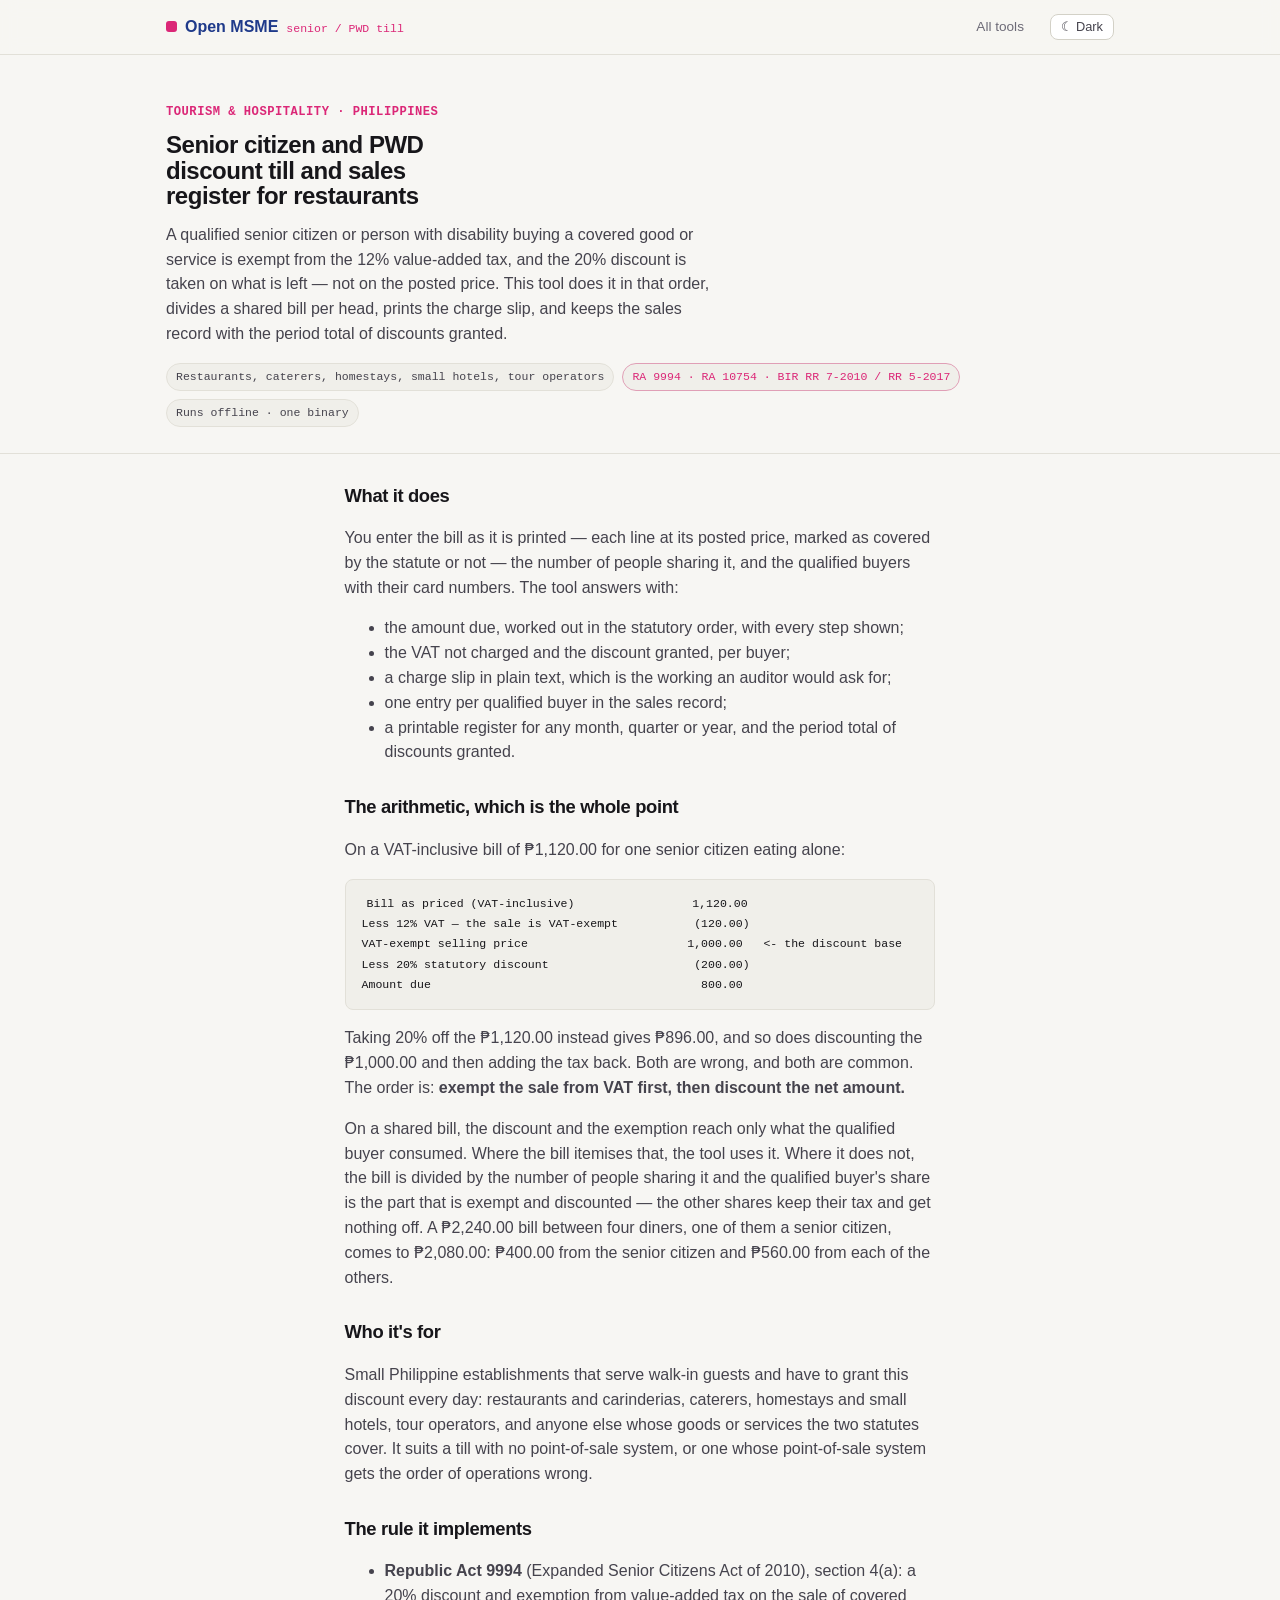
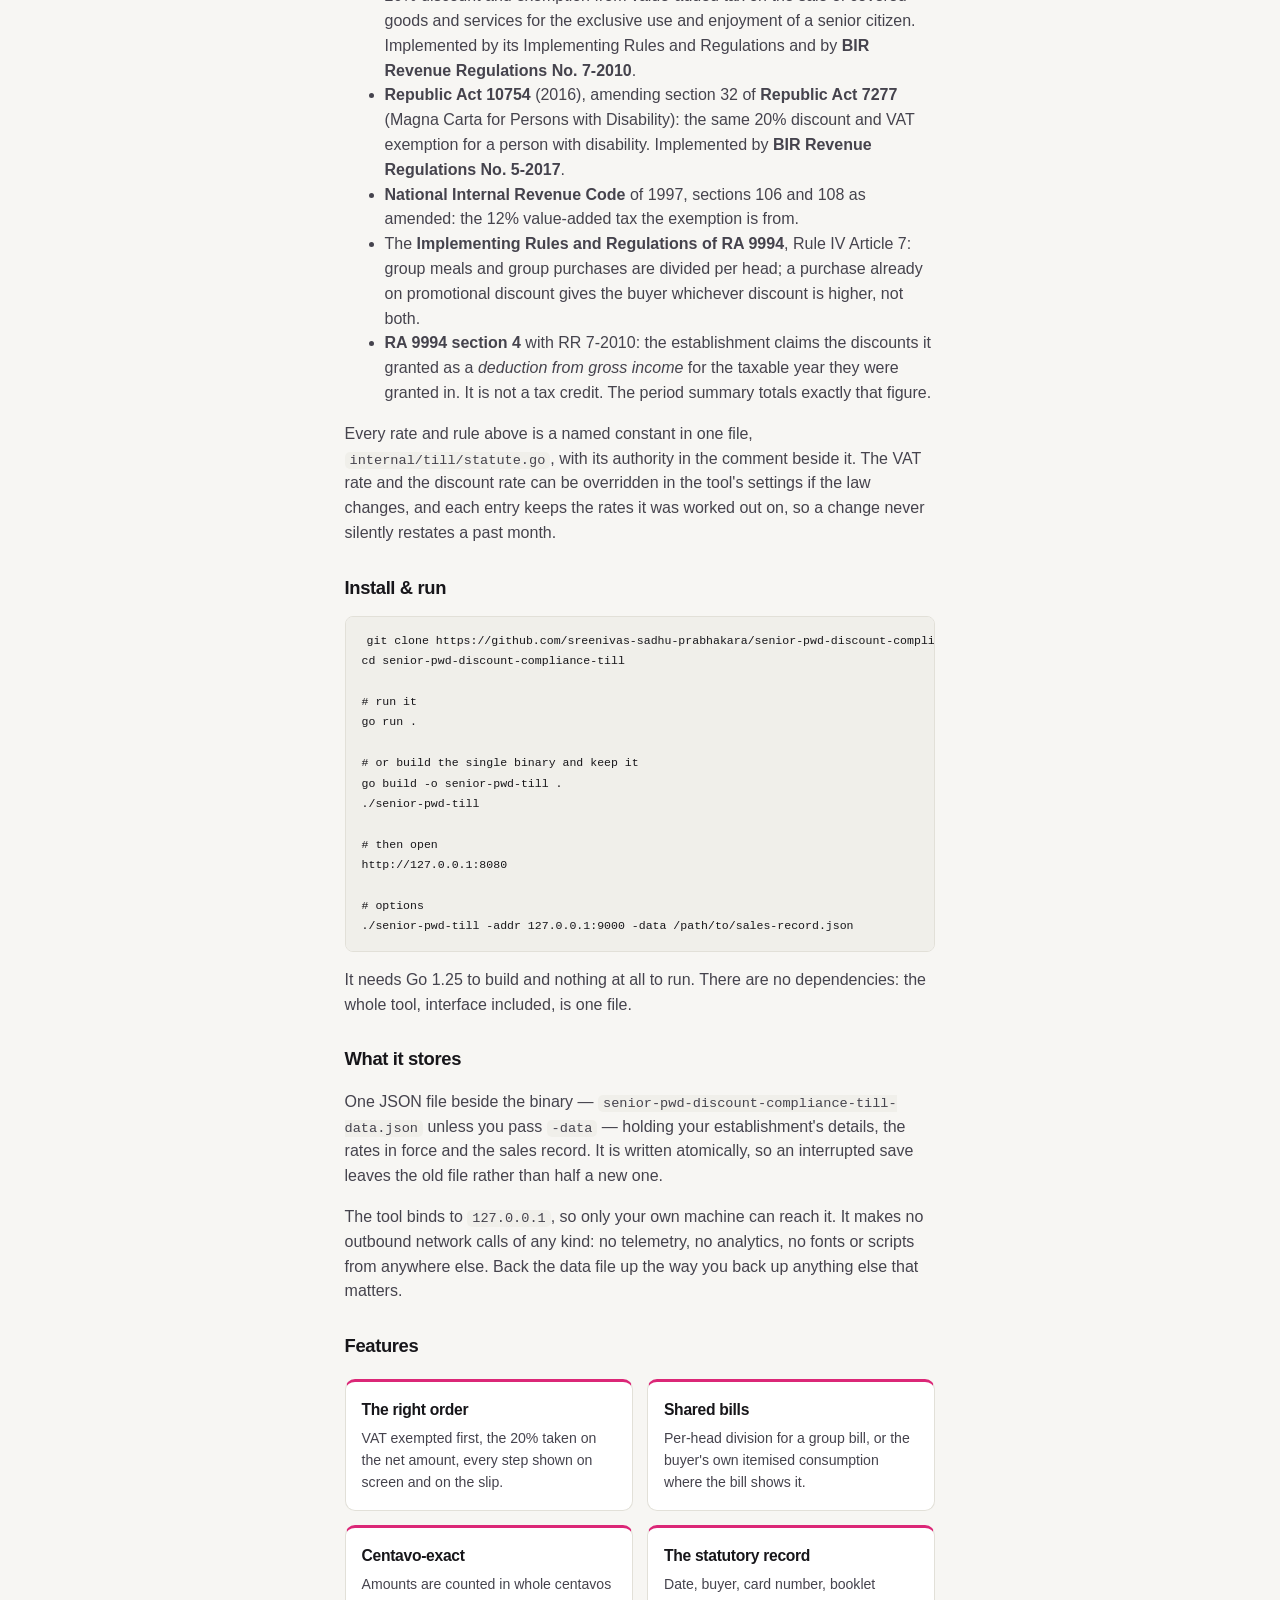
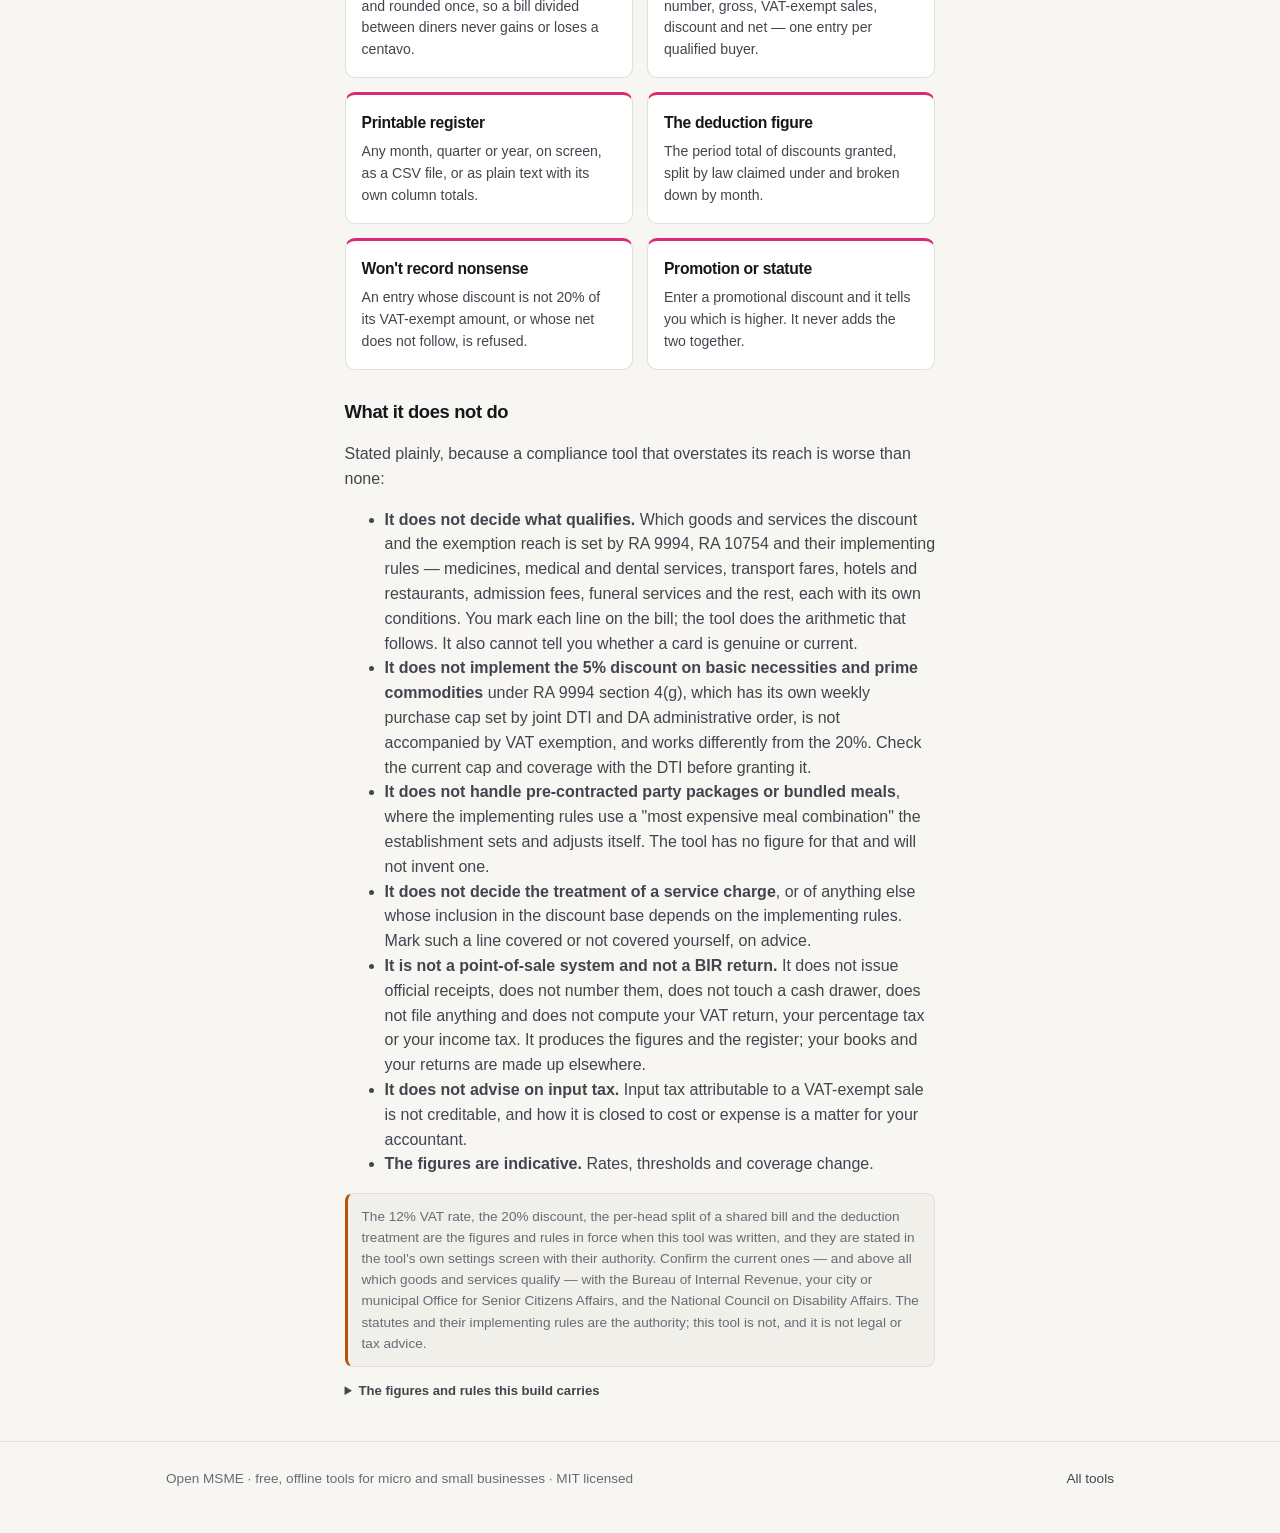
<file: docs/index.html>
<!doctype html>
<html lang="en">
<head>
  <meta charset="utf-8">
  <meta name="viewport" content="width=device-width, initial-scale=1">
  <meta http-equiv="Content-Security-Policy" content="default-src 'self'; base-uri 'self'; img-src 'self' data:; style-src 'self'; script-src 'self'; font-src 'self'; form-action 'self'">
  <title>Senior citizen and PWD discount till and sales register · Open MSME</title>
  <meta name="description" content="A free single-binary tool for Philippine establishments: work out the 20% senior citizen and PWD discount on the amount net of 12% VAT, in the order BIR requires, split a shared bill per head, and keep the statutory sales record with period totals of the discounts granted.">
  <meta name="color-scheme" content="light dark">
  <meta property="og:title" content="Senior citizen and PWD discount till and sales register · Open MSME">
  <meta property="og:description" content="VAT off first, then 20% — the order the regulations require. Keeps the statutory sales record and totals the discounts granted. One offline binary; your data stays on your machine.">
  <meta property="og:type" content="website">
  <link rel="icon" href="assets/favicon.svg" type="image/svg+xml">
  <link rel="stylesheet" href="assets/style.css">
  <link rel="stylesheet" href="assets/accent.css">
  <script src="assets/theme-init.js"></script>
</head>
<body>
  <header class="topbar">
    <div class="wrap">
      <a class="brand" href="https://sreenivas-sadhu-prabhakara.github.io/openmsme/">
        <span class="dot"></span><b>Open MSME</b><span class="tag">senior / PWD till</span>
      </a>
      <span class="sp"></span>
      <a class="home" href="https://sreenivas-sadhu-prabhakara.github.io/openmsme/">All tools</a>
      <button class="themer" data-themer type="button">Theme</button>
    </div>
  </header>

  <main>
    <section class="hero">
      <div class="wrap">
        <div class="eyebrow">Tourism &amp; hospitality · Philippines</div>
        <h1>Senior citizen and PWD discount till and sales register for restaurants</h1>
        <p class="lede">A qualified senior citizen or person with disability buying a covered good or service is exempt from the 12% value-added tax, and the 20% discount is taken on what is left — not on the posted price. This tool does it in that order, divides a shared bill per head, prints the charge slip, and keeps the sales record with the period total of discounts granted.</p>
        <div class="who">
          <span class="pill">Restaurants, caterers, homestays, small hotels, tour operators</span>
          <span class="pill reg">RA 9994 · RA 10754 · BIR RR 7-2010 / RR 5-2017</span>
          <span class="pill">Runs offline · one binary</span>
        </div>
      </div>
    </section>

    <div class="wrap prose">
      <h2>What it does</h2>
      <p>You enter the bill as it is printed — each line at its posted price, marked as covered by the statute or not — the number of people sharing it, and the qualified buyers with their card numbers. The tool answers with:</p>
      <ul>
        <li>the amount due, worked out in the statutory order, with every step shown;</li>
        <li>the VAT not charged and the discount granted, per buyer;</li>
        <li>a charge slip in plain text, which is the working an auditor would ask for;</li>
        <li>one entry per qualified buyer in the sales record;</li>
        <li>a printable register for any month, quarter or year, and the period total of discounts granted.</li>
      </ul>

      <h2>The arithmetic, which is the whole point</h2>
      <p>On a VAT-inclusive bill of ₱1,120.00 for one senior citizen eating alone:</p>
      <pre><code>Bill as priced (VAT-inclusive)                 1,120.00
Less 12% VAT — the sale is VAT-exempt           (120.00)
VAT-exempt selling price                       1,000.00   &lt;- the discount base
Less 20% statutory discount                     (200.00)
Amount due                                       800.00</code></pre>
      <p>Taking 20% off the ₱1,120.00 instead gives ₱896.00, and so does discounting the ₱1,000.00 and then adding the tax back. Both are wrong, and both are common. The order is: <strong>exempt the sale from VAT first, then discount the net amount.</strong></p>
      <p>On a shared bill, the discount and the exemption reach only what the qualified buyer consumed. Where the bill itemises that, the tool uses it. Where it does not, the bill is divided by the number of people sharing it and the qualified buyer's share is the part that is exempt and discounted — the other shares keep their tax and get nothing off. A ₱2,240.00 bill between four diners, one of them a senior citizen, comes to ₱2,080.00: ₱400.00 from the senior citizen and ₱560.00 from each of the others.</p>

      <h2>Who it's for</h2>
      <p>Small Philippine establishments that serve walk-in guests and have to grant this discount every day: restaurants and carinderias, caterers, homestays and small hotels, tour operators, and anyone else whose goods or services the two statutes cover. It suits a till with no point-of-sale system, or one whose point-of-sale system gets the order of operations wrong.</p>

      <h2>The rule it implements</h2>
      <ul>
        <li><strong>Republic Act 9994</strong> (Expanded Senior Citizens Act of 2010), section 4(a): a 20% discount and exemption from value-added tax on the sale of covered goods and services for the exclusive use and enjoyment of a senior citizen. Implemented by its Implementing Rules and Regulations and by <strong>BIR Revenue Regulations No. 7-2010</strong>.</li>
        <li><strong>Republic Act 10754</strong> (2016), amending section 32 of <strong>Republic Act 7277</strong> (Magna Carta for Persons with Disability): the same 20% discount and VAT exemption for a person with disability. Implemented by <strong>BIR Revenue Regulations No. 5-2017</strong>.</li>
        <li><strong>National Internal Revenue Code</strong> of 1997, sections 106 and 108 as amended: the 12% value-added tax the exemption is from.</li>
        <li>The <strong>Implementing Rules and Regulations of RA 9994</strong>, Rule IV Article 7: group meals and group purchases are divided per head; a purchase already on promotional discount gives the buyer whichever discount is higher, not both.</li>
        <li><strong>RA 9994 section 4</strong> with RR 7-2010: the establishment claims the discounts it granted as a <em>deduction from gross income</em> for the taxable year they were granted in. It is not a tax credit. The period summary totals exactly that figure.</li>
      </ul>
      <p>Every rate and rule above is a named constant in one file, <code>internal/till/statute.go</code>, with its authority in the comment beside it. The VAT rate and the discount rate can be overridden in the tool's settings if the law changes, and each entry keeps the rates it was worked out on, so a change never silently restates a past month.</p>

      <h2>Install &amp; run</h2>
      <pre><code>git clone https://github.com/sreenivas-sadhu-prabhakara/senior-pwd-discount-compliance-till.git
cd senior-pwd-discount-compliance-till

# run it
go run .

# or build the single binary and keep it
go build -o senior-pwd-till .
./senior-pwd-till

# then open
http://127.0.0.1:8080

# options
./senior-pwd-till -addr 127.0.0.1:9000 -data /path/to/sales-record.json</code></pre>
      <p>It needs Go 1.25 to build and nothing at all to run. There are no dependencies: the whole tool, interface included, is one file.</p>

      <h2>What it stores</h2>
      <p>One JSON file beside the binary — <code>senior-pwd-discount-compliance-till-data.json</code> unless you pass <code>-data</code> — holding your establishment's details, the rates in force and the sales record. It is written atomically, so an interrupted save leaves the old file rather than half a new one.</p>
      <p>The tool binds to <code>127.0.0.1</code>, so only your own machine can reach it. It makes no outbound network calls of any kind: no telemetry, no analytics, no fonts or scripts from anywhere else. Back the data file up the way you back up anything else that matters.</p>

      <h2>Features</h2>
      <div class="featgrid">
        <div class="feat">
          <h3>The right order</h3>
          <p>VAT exempted first, the 20% taken on the net amount, every step shown on screen and on the slip.</p>
        </div>
        <div class="feat">
          <h3>Shared bills</h3>
          <p>Per-head division for a group bill, or the buyer's own itemised consumption where the bill shows it.</p>
        </div>
        <div class="feat">
          <h3>Centavo-exact</h3>
          <p>Amounts are counted in whole centavos and rounded once, so a bill divided between diners never gains or loses a centavo.</p>
        </div>
        <div class="feat">
          <h3>The statutory record</h3>
          <p>Date, buyer, card number, booklet number, gross, VAT-exempt sales, discount and net — one entry per qualified buyer.</p>
        </div>
        <div class="feat">
          <h3>Printable register</h3>
          <p>Any month, quarter or year, on screen, as a CSV file, or as plain text with its own column totals.</p>
        </div>
        <div class="feat">
          <h3>The deduction figure</h3>
          <p>The period total of discounts granted, split by law claimed under and broken down by month.</p>
        </div>
        <div class="feat">
          <h3>Won't record nonsense</h3>
          <p>An entry whose discount is not 20% of its VAT-exempt amount, or whose net does not follow, is refused.</p>
        </div>
        <div class="feat">
          <h3>Promotion or statute</h3>
          <p>Enter a promotional discount and it tells you which is higher. It never adds the two together.</p>
        </div>
      </div>

      <h2>What it does not do</h2>
      <p>Stated plainly, because a compliance tool that overstates its reach is worse than none:</p>
      <ul>
        <li><strong>It does not decide what qualifies.</strong> Which goods and services the discount and the exemption reach is set by RA 9994, RA 10754 and their implementing rules — medicines, medical and dental services, transport fares, hotels and restaurants, admission fees, funeral services and the rest, each with its own conditions. You mark each line on the bill; the tool does the arithmetic that follows. It also cannot tell you whether a card is genuine or current.</li>
        <li><strong>It does not implement the 5% discount on basic necessities and prime commodities</strong> under RA 9994 section 4(g), which has its own weekly purchase cap set by joint DTI and DA administrative order, is not accompanied by VAT exemption, and works differently from the 20%. Check the current cap and coverage with the DTI before granting it.</li>
        <li><strong>It does not handle pre-contracted party packages or bundled meals</strong>, where the implementing rules use a "most expensive meal combination" the establishment sets and adjusts itself. The tool has no figure for that and will not invent one.</li>
        <li><strong>It does not decide the treatment of a service charge</strong>, or of anything else whose inclusion in the discount base depends on the implementing rules. Mark such a line covered or not covered yourself, on advice.</li>
        <li><strong>It is not a point-of-sale system and not a BIR return.</strong> It does not issue official receipts, does not number them, does not touch a cash drawer, does not file anything and does not compute your VAT return, your percentage tax or your income tax. It produces the figures and the register; your books and your returns are made up elsewhere.</li>
        <li><strong>It does not advise on input tax.</strong> Input tax attributable to a VAT-exempt sale is not creditable, and how it is closed to cost or expense is a matter for your accountant.</li>
        <li><strong>The figures are indicative.</strong> Rates, thresholds and coverage change.</li>
      </ul>

      <div class="note">
        The 12% VAT rate, the 20% discount, the per-head split of a shared bill and the deduction treatment are the figures and rules in force when this tool was written, and they are stated in the tool's own settings screen with their authority. Confirm the current ones — and above all which goods and services qualify — with the Bureau of Internal Revenue, your city or municipal Office for Senior Citizens Affairs, and the National Council on Disability Affairs. The statutes and their implementing rules are the authority; this tool is not, and it is not legal or tax advice.
      </div>

      <details class="assumptions">
        <summary>The figures and rules this build carries</summary>
        <ul>
          <li>Value-added tax rate: <strong>12%</strong> — NIRC sections 106 and 108, as amended. Overridable in settings.</li>
          <li>Statutory discount: <strong>20%</strong> — RA 9994 section 4(a); RA 10754 amending RA 7277 section 32. Overridable in settings.</li>
          <li>Order of operations: <strong>exempt from VAT first, discount the VAT-exclusive amount</strong> — BIR RR 7-2010 section 6; RR 5-2017.</li>
          <li>Shared bill: <strong>one equal share per person</strong>, only the qualified buyers' shares exempt and discounted — IRR of RA 9994, Rule IV Article 7.</li>
          <li>Discounts per buyer per transaction: <strong>one</strong> — a buyer qualifying under both laws claims it once.</li>
          <li>Promotional discount: <strong>an alternative to the statutory one</strong>, whichever is higher — IRR of RA 9994, Rule IV Article 7.</li>
          <li>Discounts granted: <strong>a deduction from gross income</strong> for the taxable year granted, not a tax credit — RA 9994 section 4 with RR 7-2010.</li>
          <li>Rounding: amounts are held in whole centavos; a half centavo rounds away from zero. The regulations do not prescribe a rounding rule, so this is ordinary commercial rounding, applied once per step.</li>
          <li>Not statutory, and only there to catch a mistyped figure: a line is capped at ₱100,000,000.00 and a shared bill at 500 people.</li>
        </ul>
      </details>
    </div>
  </main>

  <footer class="foot">
    <div class="wrap">
      <span>Open MSME · free, offline tools for micro and small businesses · MIT licensed</span>
      <a href="https://sreenivas-sadhu-prabhakara.github.io/openmsme/">All tools</a>
    </div>
  </footer>

  <script src="assets/ui.js"></script>
</body>
</html>
</file>
<file: docs/assets/style.css>
/* Open MSME tool kit — shared design system for single-tool apps. No deps. Light + dark. */

:root {
  color-scheme: light dark;
  --bg:#f7f6f3; --surface:#fff; --surface-2:#f0efea; --ink:#17161a; --ink-2:#45434d; --ink-3:#6c6a76;
  --line:#e2e0d8; --line-2:#d3d1c7; --accent:#1f3a8a; --accent-ink:#fff; --ok:#15803d; --warn:#b45309; --bad:#b91c1c;
  --mono: ui-monospace,"SF Mono","SFMono-Regular",Menlo,Consolas,monospace;
  --sans: -apple-system,BlinkMacSystemFont,"Segoe UI",Roboto,Helvetica,Arial,system-ui,sans-serif;
  --maxw:980px; --radius:10px; --shadow:0 1px 2px rgba(20,18,26,.05),0 6px 20px rgba(20,18,26,.05);
  --tool:#1f3a8a; /* per-tool accent, override in page */
}
@media (prefers-color-scheme: dark){ :root:not([data-theme="light"]){
  --bg:#121116; --surface:#1a191f; --surface-2:#222027; --ink:#f3f1ef; --ink-2:#c3c0cb; --ink-3:#918e9c;
  --line:#2c2a33; --line-2:#39363f; --accent:#93b0ff; --accent-ink:#10131f; --ok:#57c98a; --warn:#f0a35a; --bad:#f28b82;
  --shadow:0 1px 2px rgba(0,0,0,.3),0 8px 28px rgba(0,0,0,.35);
}}
:root[data-theme="dark"]{
  --bg:#121116; --surface:#1a191f; --surface-2:#222027; --ink:#f3f1ef; --ink-2:#c3c0cb; --ink-3:#918e9c;
  --line:#2c2a33; --line-2:#39363f; --accent:#93b0ff; --accent-ink:#10131f; --ok:#57c98a; --warn:#f0a35a; --bad:#f28b82;
  --shadow:0 1px 2px rgba(0,0,0,.3),0 8px 28px rgba(0,0,0,.35);
}

* { box-sizing:border-box; }
html { -webkit-text-size-adjust:100%; }
body { margin:0; background:var(--bg); color:var(--ink); font-family:var(--sans); font-size:16px; line-height:1.55; -webkit-font-smoothing:antialiased; }
.wrap { max-width:var(--maxw); margin:0 auto; padding:0 16px; }
a { color:var(--accent); text-decoration:none; }
a:hover { text-decoration:underline; text-underline-offset:3px; }
h1,h2,h3 { letter-spacing:-.02em; }

/* top bar */
.topbar { position:sticky; top:0; z-index:20; background:color-mix(in srgb,var(--bg) 86%,transparent); backdrop-filter:saturate(140%) blur(8px); border-bottom:1px solid var(--line); }
.topbar .wrap { display:flex; align-items:center; gap:14px; height:54px; }
.brand { display:flex; align-items:baseline; gap:8px; font-weight:700; }
.brand .dot { width:11px; height:11px; border-radius:3px; background:var(--tool); display:inline-block; }
.brand .tag { font-family:var(--mono); font-size:.72rem; color:var(--ink-3); font-weight:500; }
.topbar .sp { margin-left:auto; }
.topbar a.home { font-size:.85rem; color:var(--ink-3); }
.topbar a.home:hover { color:var(--ink); }
.themer { font:inherit; font-size:.8rem; cursor:pointer; border:1px solid var(--line-2); background:var(--surface); color:var(--ink-2); border-radius:8px; padding:6px 10px; line-height:1; margin-left:12px; }
.themer:hover { color:var(--ink); border-color:var(--ink-3); }

/* hero / explainer */
.hero { padding:48px 0 26px; border-bottom:1px solid var(--line); }
.hero .eyebrow { font-family:var(--mono); font-size:.76rem; font-weight:600; letter-spacing:.04em; color:var(--tool); text-transform:uppercase; }
.hero h1 { margin:10px 0 14px; font-size:clamp(1.8rem,1.2rem+2.6vw,2.7rem); line-height:1.07; font-weight:800; max-width:20ch; }
.hero .lede { margin:0; font-size:clamp(1rem,.95rem+.4vw,1.15rem); color:var(--ink-2); max-width:62ch; }
.hero .who { margin-top:16px; display:flex; gap:8px; flex-wrap:wrap; }
.pill { font-family:var(--mono); font-size:.72rem; padding:4px 9px; border-radius:999px; background:var(--surface-2); color:var(--ink-2); border:1px solid var(--line); }
.pill.reg { color:var(--tool); border-color:color-mix(in srgb,var(--tool) 35%,var(--line)); }

/* layout */
.cols { display:grid; grid-template-columns:1fr; gap:22px; padding:28px 0; }
@media (min-width:860px){ .cols.calc { grid-template-columns:1.1fr .9fr; align-items:start; } }

section.card { background:var(--surface); border:1px solid var(--line); border-radius:var(--radius); padding:20px; }
section.card h2 { margin:0 0 14px; font-size:1.1rem; }
.sticky { position:sticky; top:70px; }

/* form */
.field { margin:0 0 14px; }
.field > label { display:block; font-size:.85rem; font-weight:600; color:var(--ink-2); margin-bottom:5px; }
.field .hint { font-weight:400; color:var(--ink-3); font-size:.78rem; }
.inp { position:relative; display:flex; align-items:center; }
.inp .pre, .inp .suf { position:absolute; font-family:var(--mono); font-size:.82rem; color:var(--ink-3); pointer-events:none; }
.inp .pre { left:12px; } .inp .suf { right:12px; }
input[type=number], input[type=text], select {
  width:100%; font:inherit; font-size:.95rem; padding:11px 13px; border-radius:9px;
  border:1px solid var(--line-2); background:var(--surface); color:var(--ink); appearance:none;
}
.inp.has-pre input { padding-left:28px; } .inp.has-suf input { padding-right:40px; }
input:focus, select:focus { outline:2px solid var(--tool); outline-offset:1px; border-color:var(--tool); }
.row2 { display:grid; grid-template-columns:1fr 1fr; gap:12px; }
.seg { display:flex; gap:6px; flex-wrap:wrap; }
.seg button { font:inherit; font-size:.82rem; cursor:pointer; padding:8px 12px; border-radius:8px; border:1px solid var(--line-2); background:var(--surface); color:var(--ink-2); }
.seg button[aria-pressed=true] { background:var(--tool); color:#fff; border-color:var(--tool); }

/* results */
.result-primary { background:color-mix(in srgb,var(--tool) 8%,var(--surface)); border:1px solid color-mix(in srgb,var(--tool) 30%,var(--line)); border-radius:var(--radius); padding:18px 20px; margin-bottom:16px; }
.result-primary .k { font-size:.8rem; color:var(--ink-3); }
.result-primary .v { font-size:2rem; font-weight:800; letter-spacing:-.02em; font-variant-numeric:tabular-nums; color:var(--tool); }
.result-primary .sub { font-size:.85rem; color:var(--ink-2); margin-top:3px; }
.breakdown { width:100%; border-collapse:collapse; font-size:.9rem; }
.breakdown th, .breakdown td { text-align:left; padding:8px 4px; border-bottom:1px solid var(--line); }
.breakdown td.num, .breakdown th.num { text-align:right; font-family:var(--mono); font-variant-numeric:tabular-nums; }
.breakdown tr.total td { font-weight:700; border-top:2px solid var(--line-2); border-bottom:none; }
.breakdown tr.sub td { color:var(--ink-2); }
.breakdown .neg { color:var(--bad); }

.btnrow { display:flex; gap:10px; flex-wrap:wrap; margin-top:16px; }
.btn { font:inherit; font-size:.9rem; font-weight:600; cursor:pointer; padding:10px 16px; border-radius:9px; border:1px solid transparent; }
.btn.primary { background:var(--tool); color:#fff; }
.btn.ghost { background:var(--surface); border-color:var(--line-2); color:var(--ink); }
.btn:hover { filter:brightness(1.05); }

/* prose / notes */
.prose { max-width:70ch; }
.prose h2 { font-size:1.15rem; margin:28px 0 8px; }
.prose p, .prose li { color:var(--ink-2); }
.prose code { font-family:var(--mono); font-size:.85em; background:var(--surface-2); padding:1px 5px; border-radius:5px; }
.note { font-size:.85rem; color:var(--ink-3); background:var(--surface-2); border:1px solid var(--line); border-left:3px solid var(--warn); border-radius:8px; padding:12px 14px; margin:14px 0; }
.assumptions { font-size:.82rem; color:var(--ink-3); }
.assumptions summary { cursor:pointer; color:var(--ink-2); font-weight:600; }

/* footer */
.foot { border-top:1px solid var(--line); margin-top:40px; padding:26px 0 44px; color:var(--ink-3); font-size:.85rem; }
.foot .wrap { display:flex; gap:14px; flex-wrap:wrap; justify-content:space-between; }
.foot a { color:var(--ink-2); }

@media (prefers-reduced-motion: reduce){ * { transition:none !important; } }
@media print { .topbar,.themer,.btnrow,.foot,.hero .who { display:none; } body { background:#fff; } section.card { border:none; padding:0; } }

/* ---- docs/explainer pages (for binary tools that aren't web apps) ---- */
pre { background:var(--surface-2); border:1px solid var(--line); border-radius:8px; padding:14px 16px; overflow-x:auto; font-family:var(--mono); font-size:.85rem; line-height:1.5; color:var(--ink); }
pre code { background:none; padding:0; font-size:inherit; }
.featgrid { display:grid; grid-template-columns:repeat(auto-fill,minmax(240px,1fr)); gap:14px; margin:18px 0; }
.feat { background:var(--surface); border:1px solid var(--line); border-radius:var(--radius); padding:16px; border-top:3px solid var(--tool); }
.feat h3 { margin:0 0 6px; font-size:.98rem; }
.feat p { margin:0; font-size:.88rem; color:var(--ink-2); }
.steps { counter-reset:s; list-style:none; padding:0; }
.steps li { counter-increment:s; position:relative; padding-left:34px; margin:12px 0; color:var(--ink-2); }
.steps li::before { content:counter(s); position:absolute; left:0; top:1px; width:23px; height:23px; border-radius:6px; background:var(--tool); color:#fff; font-size:.78rem; font-weight:700; display:flex; align-items:center; justify-content:center; font-family:var(--mono); }

/* Grid/flex children default to min-width:auto, so a long unbroken string (a clone
   URL in a <pre>) sizes the track to its min-content and forces page-wide horizontal
   scroll. Let children shrink and keep the scrolling inside the pre where it belongs. */
.cols > *, .featgrid > *, .ideas > * { min-width: 0; }
pre { max-width: 100%; }

/* Small coloured text needs a lighter accent in dark mode: the sector hues are
   mid-tone and fall below AA contrast on a dark surface. Backgrounds/borders keep
   the true accent; only small text uses the lightened derivative. */
:root { --tool-text: var(--tool); }
@media (prefers-color-scheme: dark){ :root:not([data-theme="light"]){ --tool-text: color-mix(in srgb, var(--tool) 50%, white); } }
:root[data-theme="dark"]{ --tool-text: color-mix(in srgb, var(--tool) 50%, white); }
.hero .eyebrow { color: var(--tool-text); }
.pill.reg { color: var(--tool-text); }
.result-primary .v { color: var(--tool-text); }
.wave-card .repo, .brand .tag { color: var(--tool-text); }
</file>
<file: docs/assets/accent.css>
:root{--tool:#db2777}
</file>
